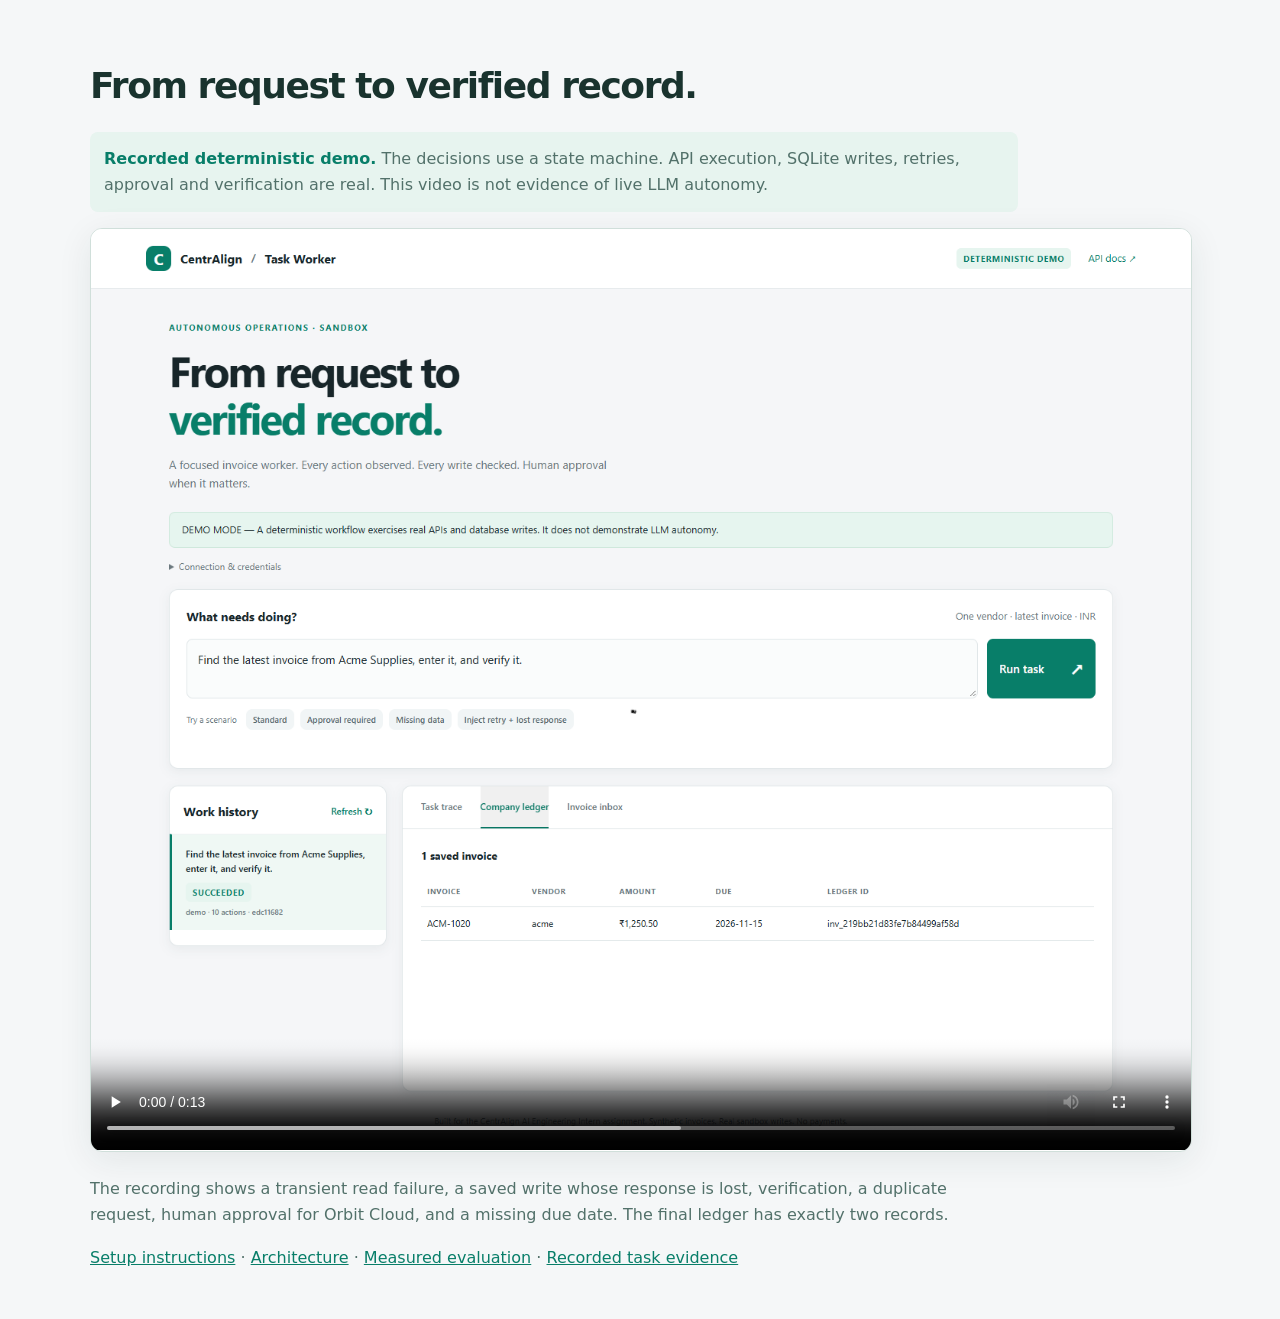
<file: docs/demo.html>
<!doctype html><html lang="en"><head><meta charset="utf-8"><meta name="viewport" content="width=device-width,initial-scale=1"><title>CentrAlign • Recorded demo</title><style>body{font:16px/1.65 system-ui,sans-serif;background:#f5f7f8;color:#19332e;max-width:1100px;padding:32px;margin:auto}h1{letter-spacing:-.04em;font-size:36px;margin-bottom:12px}p{max-width:900px;color:#52716a}video{width:100%;border:1px solid #d0dfda;border-radius:12px;background:#fff;box-shadow:0 8px 35px #19332e15}a{color:#087e69}strong{color:#087e69}.note{padding:14px;background:#e7f4ef;border-radius:8px}</style></head><body><h1>From request to verified record.</h1><p class="note"><strong>Recorded deterministic demo.</strong> The decisions use a state machine. API execution, SQLite writes, retries, approval and verification are real. This video is not evidence of live LLM autonomy.</p><video controls preload="metadata" poster="assets/dashboard.png"><source src="assets/demo.webm" type="video/webm">Open assets/demo.webm in a video player.</video><p>The recording shows a transient read failure, a saved write whose response is lost, verification, a duplicate request, human approval for Orbit Cloud, and a missing due date. The final ledger has exactly two records.</p><p><a href="../README.md">Setup instructions</a> · <a href="ARCHITECTURE.md">Architecture</a> · <a href="evaluation.json">Measured evaluation</a> · <a href="../examples/evidence/summary.json">Recorded task evidence</a></p></body></html>
</file>
